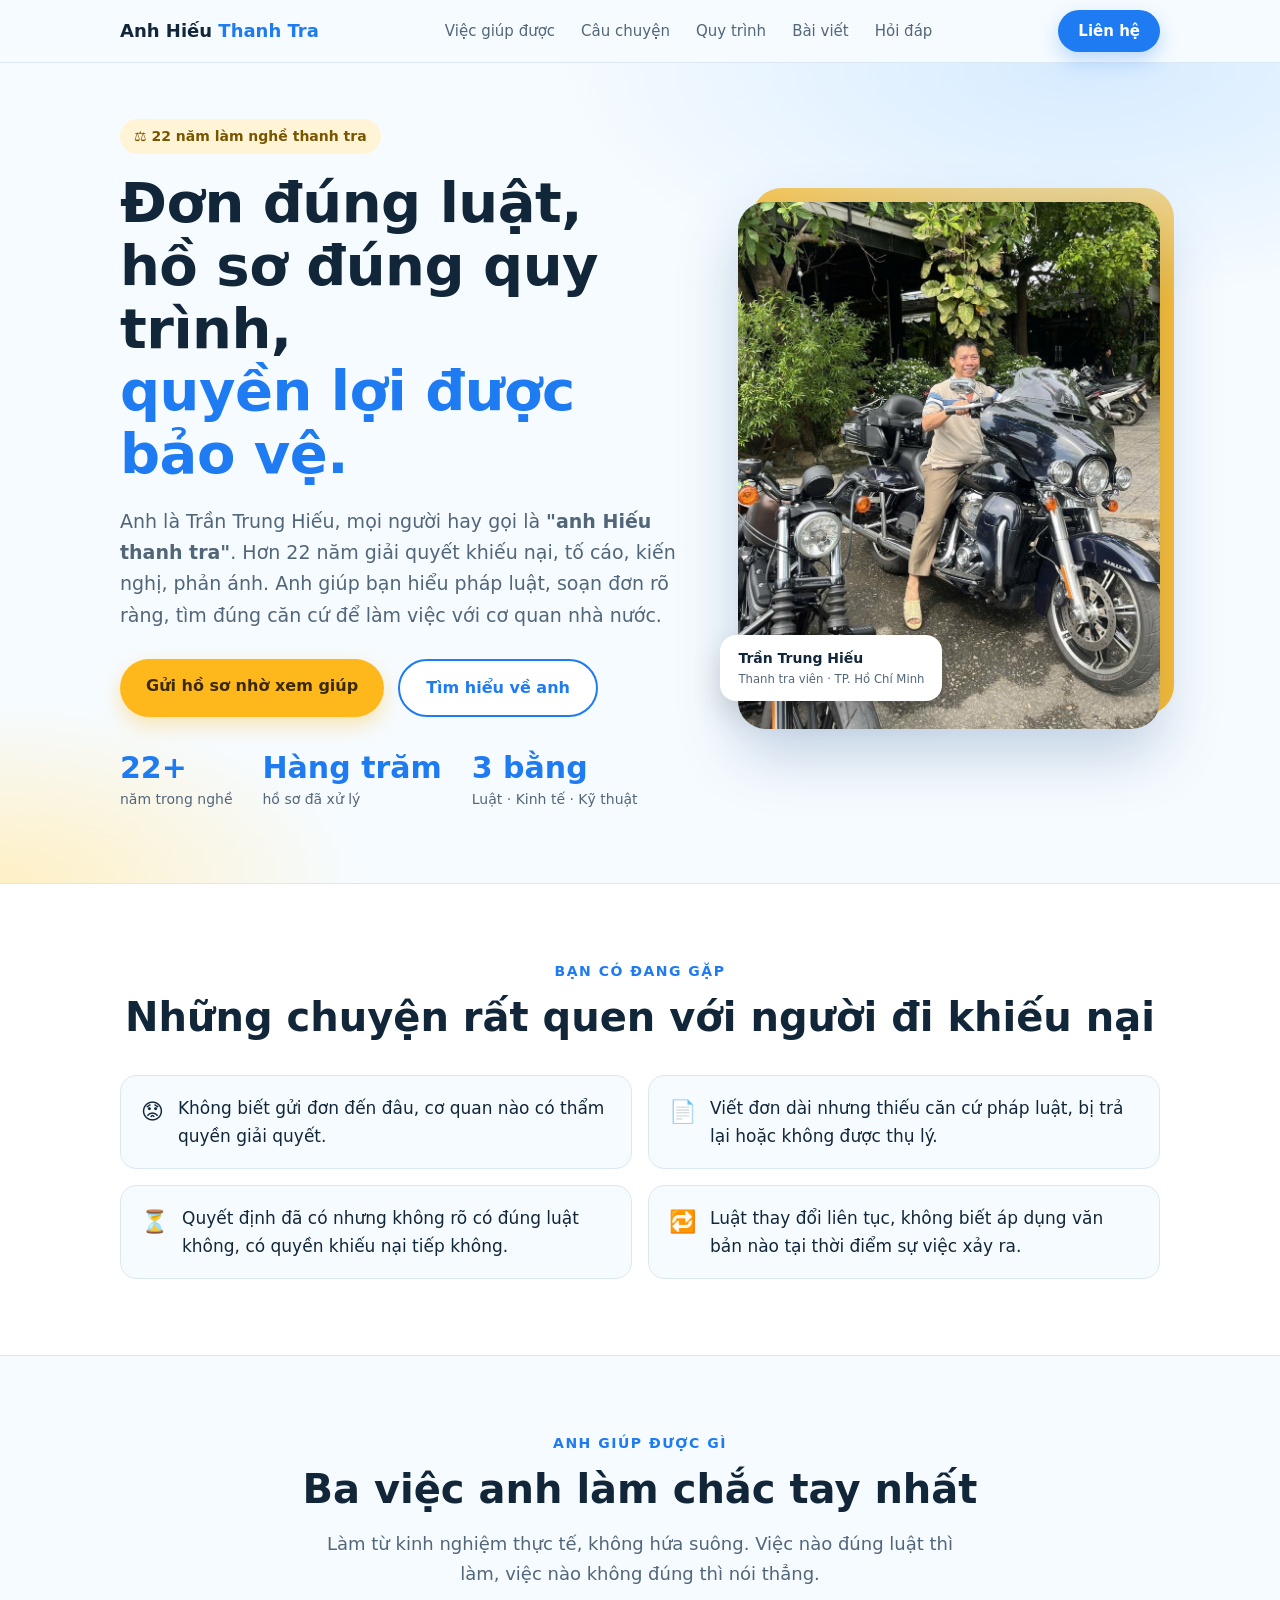
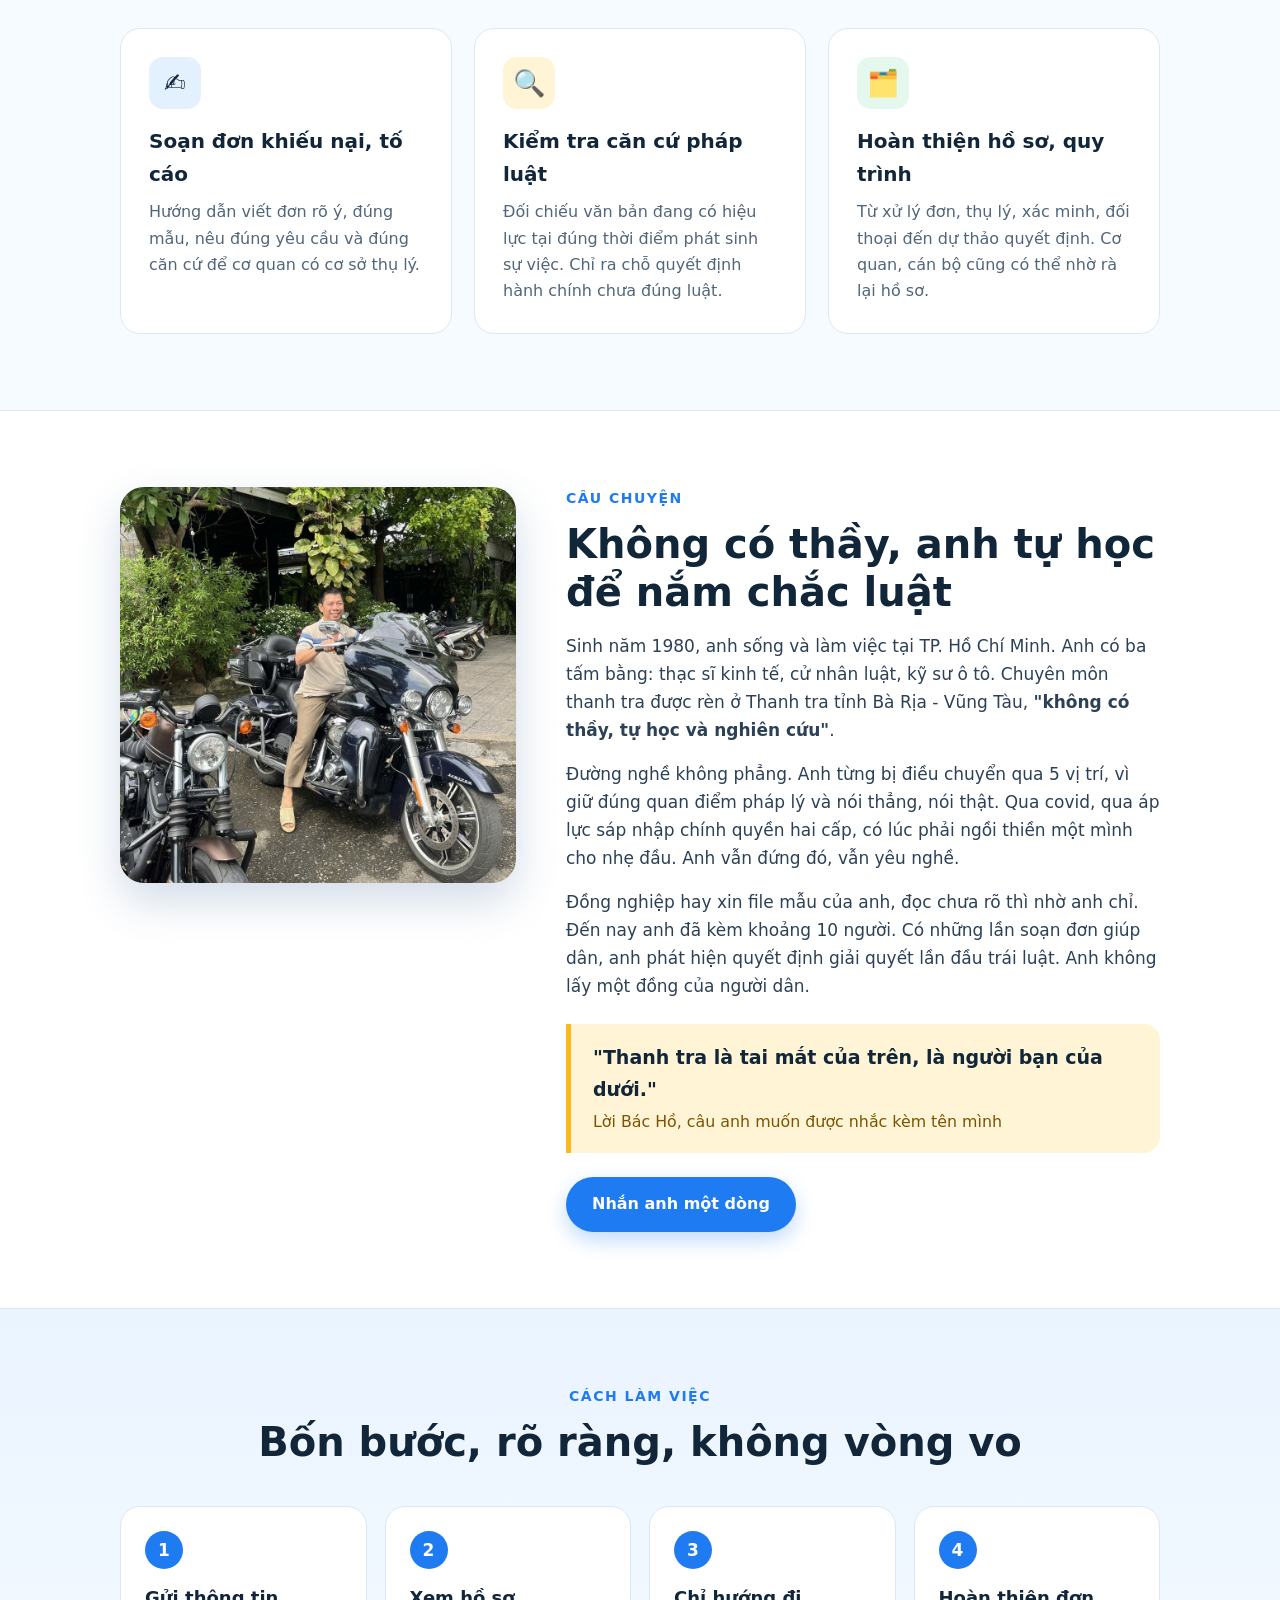
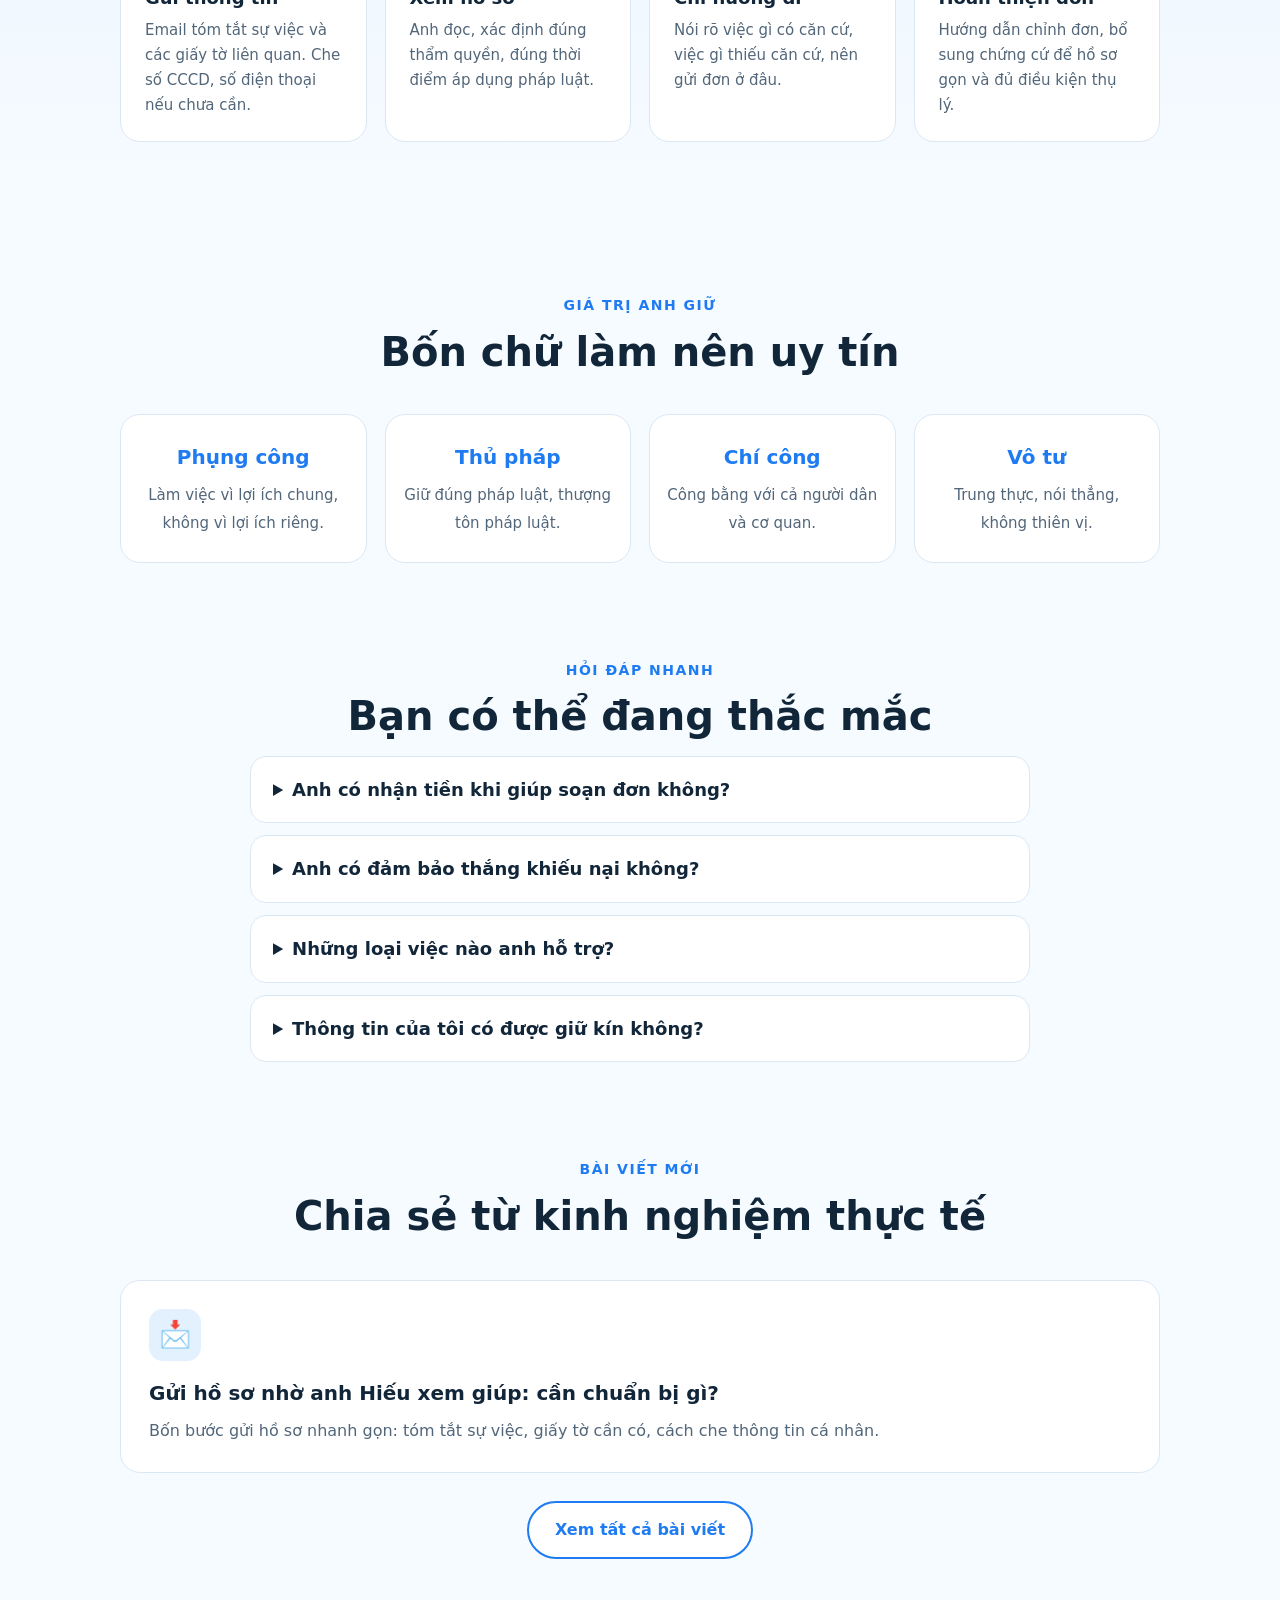
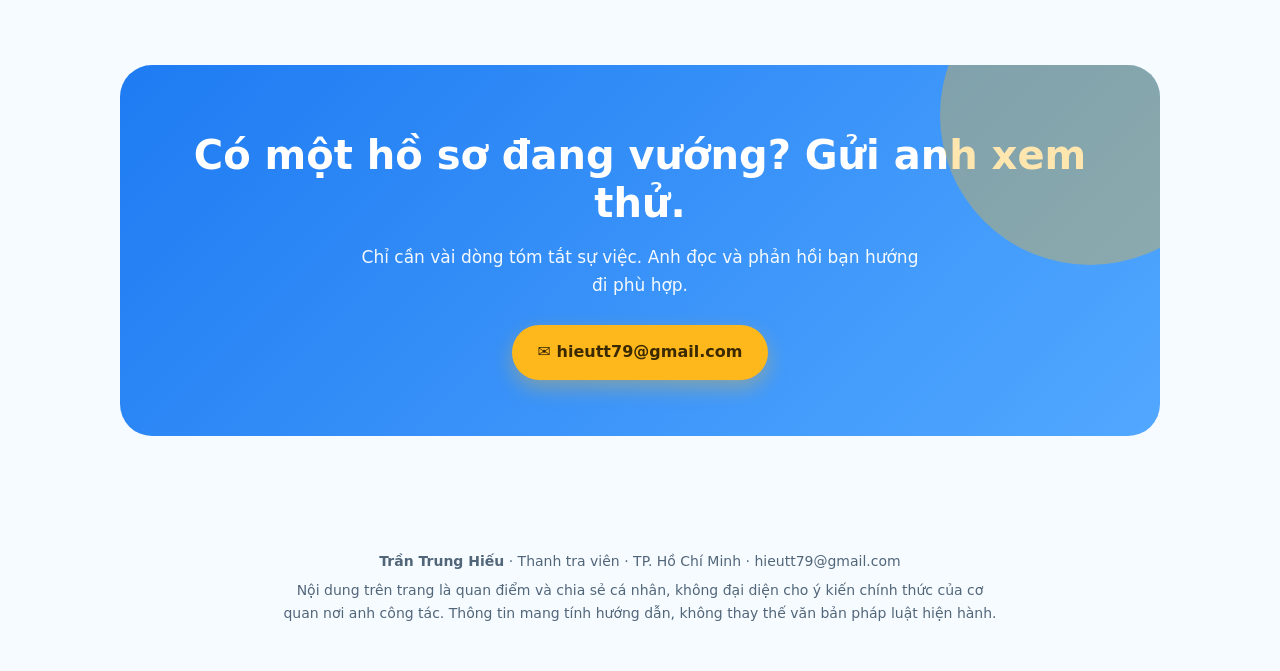
<file: index.html>
<!doctype html>
<html lang="vi">
<head>
<meta charset="utf-8">
<meta name="robots" content="noindex, nofollow, noarchive">
<meta name="viewport" content="width=device-width,initial-scale=1">
<title>Anh Hiếu Thanh Tra - Đồng hành giúp bạn làm đúng luật</title>
<meta name="description" content="Trần Trung Hiếu, thanh tra viên hơn 22 năm giải quyết khiếu nại, tố cáo. Hướng dẫn công dân soạn đơn đúng luật, kiểm tra căn cứ pháp lý, hoàn thiện hồ sơ gọn gàng.">
<meta property="og:title" content="Anh Hiếu Thanh Tra - Thanh tra là tai mắt của trên, là người bạn của dưới">
<meta property="og:description" content="22 năm giải quyết khiếu nại, tố cáo. Giúp bạn soạn đơn đúng luật, đúng quy trình.">
<meta property="og:image" content="hieu.jpg">
<style>
:root{
  --bg:#f6fbff; --card:#ffffff; --ink:#12263a; --muted:#52667a;
  --blue:#1e7bf2; --blue-d:#135fc4; --sky:#e3f1ff; --sun:#ffb81c; --sun-l:#fff4d6;
  --mint:#e4f8ee; --line:#dbe8f4; --r:20px;
}
*{box-sizing:border-box;margin:0;padding:0}
html{scroll-behavior:smooth}
body{font-family:"Segoe UI",system-ui,-apple-system,Roboto,Arial,sans-serif;background:var(--bg);color:var(--ink);line-height:1.65;font-size:17px}
a{color:inherit;text-decoration:none}
.wrap{max-width:1080px;margin:0 auto;padding:0 20px}
/* nav */
nav{position:sticky;top:0;z-index:20;background:rgba(246,251,255,.92);backdrop-filter:blur(8px);border-bottom:1px solid var(--line)}
nav .wrap{display:flex;align-items:center;justify-content:space-between;height:62px}
.logo{font-weight:800;font-size:18px}
.logo b{color:var(--blue)}
nav ul{display:flex;gap:26px;list-style:none;font-size:15px;color:var(--muted)}
nav ul a:hover{color:var(--blue)}
.btn{display:inline-block;background:var(--blue);color:#fff;font-weight:700;padding:14px 26px;border-radius:999px;box-shadow:0 8px 20px rgba(30,123,242,.28);transition:.2s;border:0;cursor:pointer;font-size:16px}
.btn:hover{background:var(--blue-d);transform:translateY(-2px)}
.btn.sun{background:var(--sun);color:#3b2a00;box-shadow:0 8px 20px rgba(255,184,28,.35)}
.btn.sun:hover{background:#f5a900}
.btn.ghost{background:#fff;color:var(--blue);border:2px solid var(--blue);box-shadow:none}
nav .btn{padding:9px 20px;font-size:15px}
/* hero */
.hero{padding:56px 0 70px;background:radial-gradient(900px 400px at 85% 0,#d6ebff 0,transparent 60%),radial-gradient(600px 300px at 0 100%,#fff0c4 0,transparent 60%)}
.hero .wrap{display:grid;grid-template-columns:1.15fr .85fr;gap:48px;align-items:center}
.tag{display:inline-block;background:var(--sun-l);color:#7a5500;font-weight:700;font-size:14px;padding:6px 14px;border-radius:999px;margin-bottom:18px}
h1{font-size:clamp(34px,5.2vw,56px);line-height:1.12;letter-spacing:-.5px;font-weight:800}
h1 span{color:var(--blue)}
.lead{font-size:19px;color:var(--muted);margin:20px 0 28px;max-width:560px}
.cta{display:flex;gap:14px;flex-wrap:wrap}
.stats{display:flex;gap:30px;margin-top:34px;flex-wrap:wrap}
.stats div b{display:block;font-size:30px;color:var(--blue);line-height:1.1}
.stats div span{font-size:14px;color:var(--muted)}
.photo{position:relative}
.photo img{width:100%;border-radius:28px;display:block;box-shadow:0 24px 60px rgba(30,80,140,.25);aspect-ratio:4/5;object-fit:cover;object-position:50% 35%}
.photo::before{content:"";position:absolute;inset:-14px -14px 14px 14px;background:var(--sun);border-radius:30px;z-index:-1;opacity:.9}
.badge{position:absolute;left:-18px;bottom:28px;background:#fff;border-radius:16px;padding:12px 18px;box-shadow:0 12px 30px rgba(0,0,0,.14);font-size:14px;font-weight:700}
.badge small{display:block;color:var(--muted);font-weight:500}
/* sections */
section{padding:76px 0}
.eyebrow{color:var(--blue);font-weight:800;font-size:14px;letter-spacing:1.5px;text-transform:uppercase}
h2{font-size:clamp(28px,3.8vw,40px);line-height:1.2;margin:10px 0 16px;font-weight:800}
.sub{color:var(--muted);max-width:640px;font-size:18px}
.center{text-align:center}.center .sub{margin:0 auto}
.grid3{display:grid;grid-template-columns:repeat(3,1fr);gap:22px;margin-top:40px}
.card{background:var(--card);border:1px solid var(--line);border-radius:var(--r);padding:28px;transition:.2s}
.card:hover{transform:translateY(-4px);box-shadow:0 16px 36px rgba(30,80,140,.12)}
.ico{width:52px;height:52px;border-radius:14px;display:grid;place-items:center;font-size:26px;margin-bottom:16px;background:var(--sky)}
.card:nth-child(2) .ico{background:var(--sun-l)}
.card:nth-child(3) .ico{background:var(--mint)}
.card h3{font-size:20px;margin-bottom:8px}
.card p{color:var(--muted);font-size:16px}
/* pain */
.pain{background:#fff;border-top:1px solid var(--line);border-bottom:1px solid var(--line)}
.pains{display:grid;grid-template-columns:1fr 1fr;gap:16px;margin-top:34px}
.pains div{display:flex;gap:14px;background:var(--bg);border:1px solid var(--line);border-radius:16px;padding:18px 20px}
.pains em{font-style:normal;font-size:22px}
/* story */
.story .wrap{display:grid;grid-template-columns:.8fr 1.2fr;gap:50px;align-items:start}
.story img{width:100%;border-radius:24px;aspect-ratio:1/1;object-fit:cover;object-position:50% 30%;box-shadow:0 18px 44px rgba(30,80,140,.2)}
.story p{margin-bottom:16px;color:#2c4156}
.quote{background:var(--sun-l);border-left:5px solid var(--sun);padding:18px 22px;border-radius:0 16px 16px 0;font-weight:700;font-size:19px;margin:24px 0}
.quote small{display:block;font-weight:500;color:#7a5500;margin-top:4px}
/* steps */
.steps{background:linear-gradient(180deg,#eaf4ff,#f6fbff)}
.stepgrid{display:grid;grid-template-columns:repeat(4,1fr);gap:18px;margin-top:40px}
.step{background:#fff;border-radius:var(--r);padding:24px;border:1px solid var(--line);position:relative}
.step .n{width:38px;height:38px;border-radius:50%;background:var(--blue);color:#fff;font-weight:800;display:grid;place-items:center;margin-bottom:14px}
.step h3{font-size:18px;margin-bottom:6px}
.step p{font-size:15px;color:var(--muted)}
/* values */
.values{display:grid;grid-template-columns:repeat(4,1fr);gap:18px;margin-top:38px}
.val{text-align:center;background:#fff;border:1px solid var(--line);border-radius:var(--r);padding:26px 16px}
.val b{display:block;font-size:20px;color:var(--blue);margin-bottom:6px}
.val span{font-size:15px;color:var(--muted)}
/* faq */
details{background:#fff;border:1px solid var(--line);border-radius:16px;padding:18px 22px;margin-top:12px}
summary{cursor:pointer;font-weight:700;font-size:18px}
details p{margin-top:10px;color:var(--muted)}
.faq{max-width:780px;margin:0 auto}
/* cta */
.final{padding:30px 0 80px}
.box{background:linear-gradient(135deg,#1e7bf2,#52a8ff);color:#fff;border-radius:32px;padding:56px 36px;text-align:center;position:relative;overflow:hidden}
.box::after{content:"";position:absolute;width:300px;height:300px;border-radius:50%;background:rgba(255,184,28,.35);right:-80px;top:-100px}
.box h2{color:#fff;position:relative}
.box p{opacity:.95;max-width:560px;margin:0 auto 26px;position:relative}
.box .btn{position:relative}
footer{padding:28px 0 40px;text-align:center;color:var(--muted);font-size:14px}
footer p{max-width:720px;margin:6px auto}
/* responsive */
@media(max-width:860px){
  nav ul{display:none}
  .hero .wrap,.story .wrap{grid-template-columns:1fr}
  .photo{max-width:420px;margin:0 auto}
  .grid3,.stepgrid,.values,.pains{grid-template-columns:1fr 1fr}
  section{padding:56px 0}
}
@media(max-width:560px){
  body{font-size:16px}
  .grid3,.stepgrid,.values,.pains{grid-template-columns:1fr}
  .badge{left:8px}
  .btn{width:100%;text-align:center}
}
</style>
</head>
<body>

<nav>
  <div class="wrap">
    <a href="#top" class="logo">Anh Hiếu <b>Thanh Tra</b></a>
    <ul>
      <li><a href="#giup">Việc giúp được</a></li>
      <li><a href="#cau-chuyen">Câu chuyện</a></li>
      <li><a href="#quy-trinh">Quy trình</a></li>
      <li><a href="/bai-viet/">Bài viết</a></li>
      <li><a href="#hoi-dap">Hỏi đáp</a></li>
    </ul>
    <a class="btn" href="mailto:hieutt79@gmail.com?subject=Nhờ anh Hiếu tư vấn hồ sơ">Liên hệ</a>
  </div>
</nav>

<header class="hero" id="top">
  <div class="wrap">
    <div>
      <span class="tag">⚖️ 22 năm làm nghề thanh tra</span>
      <h1>Đơn đúng luật,<br>hồ sơ đúng quy trình,<br><span>quyền lợi được bảo vệ.</span></h1>
      <p class="lead">Anh là Trần Trung Hiếu, mọi người hay gọi là <b>"anh Hiếu thanh tra"</b>. Hơn 22 năm giải quyết khiếu nại, tố cáo, kiến nghị, phản ánh. Anh giúp bạn hiểu pháp luật, soạn đơn rõ ràng, tìm đúng căn cứ để làm việc với cơ quan nhà nước.</p>
      <div class="cta">
        <a class="btn sun" href="mailto:hieutt79@gmail.com?subject=Nhờ anh Hiếu tư vấn hồ sơ">Gửi hồ sơ nhờ xem giúp</a>
        <a class="btn ghost" href="#cau-chuyen">Tìm hiểu về anh</a>
      </div>
      <div class="stats">
        <div><b>22+</b><span>năm trong nghề</span></div>
        <div><b>Hàng trăm</b><span>hồ sơ đã xử lý</span></div>
        <div><b>3 bằng</b><span>Luật · Kinh tế · Kỹ thuật</span></div>
      </div>
    </div>
    <div class="photo">
      <img src="hieu.jpg" alt="Anh Trần Trung Hiếu, thanh tra viên, cười tươi bên chiếc mô tô">
      <div class="badge">Trần Trung Hiếu<small>Thanh tra viên · TP. Hồ Chí Minh</small></div>
    </div>
  </div>
</header>

<section class="pain">
  <div class="wrap">
    <div class="center">
      <div class="eyebrow">Bạn có đang gặp</div>
      <h2>Những chuyện rất quen với người đi khiếu nại</h2>
    </div>
    <div class="pains">
      <div><em>😟</em><p>Không biết gửi đơn đến đâu, cơ quan nào có thẩm quyền giải quyết.</p></div>
      <div><em>📄</em><p>Viết đơn dài nhưng thiếu căn cứ pháp luật, bị trả lại hoặc không được thụ lý.</p></div>
      <div><em>⏳</em><p>Quyết định đã có nhưng không rõ có đúng luật không, có quyền khiếu nại tiếp không.</p></div>
      <div><em>🔁</em><p>Luật thay đổi liên tục, không biết áp dụng văn bản nào tại thời điểm sự việc xảy ra.</p></div>
    </div>
  </div>
</section>

<section id="giup">
  <div class="wrap">
    <div class="center">
      <div class="eyebrow">Anh giúp được gì</div>
      <h2>Ba việc anh làm chắc tay nhất</h2>
      <p class="sub">Làm từ kinh nghiệm thực tế, không hứa suông. Việc nào đúng luật thì làm, việc nào không đúng thì nói thẳng.</p>
    </div>
    <div class="grid3">
      <div class="card">
        <div class="ico">✍️</div>
        <h3>Soạn đơn khiếu nại, tố cáo</h3>
        <p>Hướng dẫn viết đơn rõ ý, đúng mẫu, nêu đúng yêu cầu và đúng căn cứ để cơ quan có cơ sở thụ lý.</p>
      </div>
      <div class="card">
        <div class="ico">🔍</div>
        <h3>Kiểm tra căn cứ pháp luật</h3>
        <p>Đối chiếu văn bản đang có hiệu lực tại đúng thời điểm phát sinh sự việc. Chỉ ra chỗ quyết định hành chính chưa đúng luật.</p>
      </div>
      <div class="card">
        <div class="ico">🗂️</div>
        <h3>Hoàn thiện hồ sơ, quy trình</h3>
        <p>Từ xử lý đơn, thụ lý, xác minh, đối thoại đến dự thảo quyết định. Cơ quan, cán bộ cũng có thể nhờ rà lại hồ sơ.</p>
      </div>
    </div>
  </div>
</section>

<section class="story" id="cau-chuyen" style="background:#fff;border-top:1px solid var(--line);border-bottom:1px solid var(--line)">
  <div class="wrap">
    <img src="hieu.jpg" alt="Anh Hiếu thanh tra">
    <div>
      <div class="eyebrow">Câu chuyện</div>
      <h2>Không có thầy, anh tự học để nắm chắc luật</h2>
      <p>Sinh năm 1980, anh sống và làm việc tại TP. Hồ Chí Minh. Anh có ba tấm bằng: thạc sĩ kinh tế, cử nhân luật, kỹ sư ô tô. Chuyên môn thanh tra được rèn ở Thanh tra tỉnh Bà Rịa - Vũng Tàu, <b>"không có thầy, tự học và nghiên cứu"</b>.</p>
      <p>Đường nghề không phẳng. Anh từng bị điều chuyển qua 5 vị trí, vì giữ đúng quan điểm pháp lý và nói thẳng, nói thật. Qua covid, qua áp lực sáp nhập chính quyền hai cấp, có lúc phải ngồi thiền một mình cho nhẹ đầu. Anh vẫn đứng đó, vẫn yêu nghề.</p>
      <p>Đồng nghiệp hay xin file mẫu của anh, đọc chưa rõ thì nhờ anh chỉ. Đến nay anh đã kèm khoảng 10 người. Có những lần soạn đơn giúp dân, anh phát hiện quyết định giải quyết lần đầu trái luật. Anh không lấy một đồng của người dân.</p>
      <div class="quote">"Thanh tra là tai mắt của trên, là người bạn của dưới."<small>Lời Bác Hồ, câu anh muốn được nhắc kèm tên mình</small></div>
      <a class="btn" href="mailto:hieutt79@gmail.com?subject=Nhờ anh Hiếu tư vấn hồ sơ">Nhắn anh một dòng</a>
    </div>
  </div>
</section>

<section class="steps" id="quy-trinh">
  <div class="wrap">
    <div class="center">
      <div class="eyebrow">Cách làm việc</div>
      <h2>Bốn bước, rõ ràng, không vòng vo</h2>
    </div>
    <div class="stepgrid">
      <div class="step"><div class="n">1</div><h3>Gửi thông tin</h3><p>Email tóm tắt sự việc và các giấy tờ liên quan. Che số CCCD, số điện thoại nếu chưa cần.</p></div>
      <div class="step"><div class="n">2</div><h3>Xem hồ sơ</h3><p>Anh đọc, xác định đúng thẩm quyền, đúng thời điểm áp dụng pháp luật.</p></div>
      <div class="step"><div class="n">3</div><h3>Chỉ hướng đi</h3><p>Nói rõ việc gì có căn cứ, việc gì thiếu căn cứ, nên gửi đơn ở đâu.</p></div>
      <div class="step"><div class="n">4</div><h3>Hoàn thiện đơn</h3><p>Hướng dẫn chỉnh đơn, bổ sung chứng cứ để hồ sơ gọn và đủ điều kiện thụ lý.</p></div>
    </div>
  </div>
</section>

<section>
  <div class="wrap center">
    <div class="eyebrow">Giá trị anh giữ</div>
    <h2>Bốn chữ làm nên uy tín</h2>
    <div class="values">
      <div class="val"><b>Phụng công</b><span>Làm việc vì lợi ích chung, không vì lợi ích riêng.</span></div>
      <div class="val"><b>Thủ pháp</b><span>Giữ đúng pháp luật, thượng tôn pháp luật.</span></div>
      <div class="val"><b>Chí công</b><span>Công bằng với cả người dân và cơ quan.</span></div>
      <div class="val"><b>Vô tư</b><span>Trung thực, nói thẳng, không thiên vị.</span></div>
    </div>
  </div>
</section>

<section id="hoi-dap" style="padding-top:20px">
  <div class="wrap">
    <div class="center"><div class="eyebrow">Hỏi đáp nhanh</div><h2>Bạn có thể đang thắc mắc</h2></div>
    <div class="faq">
      <details><summary>Anh có nhận tiền khi giúp soạn đơn không?</summary><p>Với việc hướng dẫn, hỗ trợ công dân soạn đơn, anh không nhận tiền của dân. Đây là việc anh tự nguyện làm vì thấy địa phương có chỗ làm chưa đúng.</p></details>
      <details><summary>Anh có đảm bảo thắng khiếu nại không?</summary><p>Không ai đảm bảo được kết quả. Anh chỉ giúp bạn đi đúng đường: đúng thẩm quyền, đúng căn cứ, đúng quy trình. Nếu hồ sơ yếu, anh nói thẳng để bạn khỏi mất công vô ích.</p></details>
      <details><summary>Những loại việc nào anh hỗ trợ?</summary><p>Khiếu nại, tố cáo, kiến nghị, phản ánh về quyết định hành chính, đặc biệt các việc liên quan đất đai, bồi thường, tái định cư. Cán bộ cơ sở cần rà lại căn cứ pháp luật và quy trình hồ sơ cũng có thể liên hệ.</p></details>
      <details><summary>Thông tin của tôi có được giữ kín không?</summary><p>Anh giữ kín thông tin, không đăng tên người dân ở bất cứ đâu. Bạn nên che số giấy tờ cá nhân khi gửi lần đầu.</p></details>
    </div>
  </div>
</section>

<section id="bai-viet" style="padding-top:20px">
  <div class="wrap">
    <div class="center">
      <div class="eyebrow">Bài viết mới</div>
      <h2>Chia sẻ từ kinh nghiệm thực tế</h2>
    </div>
    <div class="grid3" style="grid-template-columns:repeat(auto-fit,minmax(260px,1fr))">
      <!-- BAI-MOI-O-DAY: dán thẻ bài mới lên trên cùng, giữ tối đa 3 bài -->
      <a class="card" href="/bai-viet/gui-ho-so-nho-xem-giup.html">
        <div class="ico">📩</div>
        <h3>Gửi hồ sơ nhờ anh Hiếu xem giúp: cần chuẩn bị gì?</h3>
        <p>Bốn bước gửi hồ sơ nhanh gọn: tóm tắt sự việc, giấy tờ cần có, cách che thông tin cá nhân.</p>
      </a>
    </div>
    <p class="center" style="margin-top:28px"><a class="btn ghost" href="/bai-viet/">Xem tất cả bài viết</a></p>
  </div>
</section>

<section class="final">
  <div class="wrap">
    <div class="box">
      <h2>Có một hồ sơ đang vướng? Gửi anh xem thử.</h2>
      <p>Chỉ cần vài dòng tóm tắt sự việc. Anh đọc và phản hồi bạn hướng đi phù hợp.</p>
      <div class="cta" style="justify-content:center;position:relative"><a class="btn sun" href="mailto:hieutt79@gmail.com?subject=Nhờ anh Hiếu tư vấn hồ sơ">✉️ hieutt79@gmail.com</a></div>
    </div>
  </div>
</section>

<footer>
  <div class="wrap">
    <p><b>Trần Trung Hiếu</b> · Thanh tra viên · TP. Hồ Chí Minh · hieutt79@gmail.com</p>
    <p>Nội dung trên trang là quan điểm và chia sẻ cá nhân, không đại diện cho ý kiến chính thức của cơ quan nơi anh công tác. Thông tin mang tính hướng dẫn, không thay thế văn bản pháp luật hiện hành.</p>
  </div>
</footer>

</body>
</html>
</file>
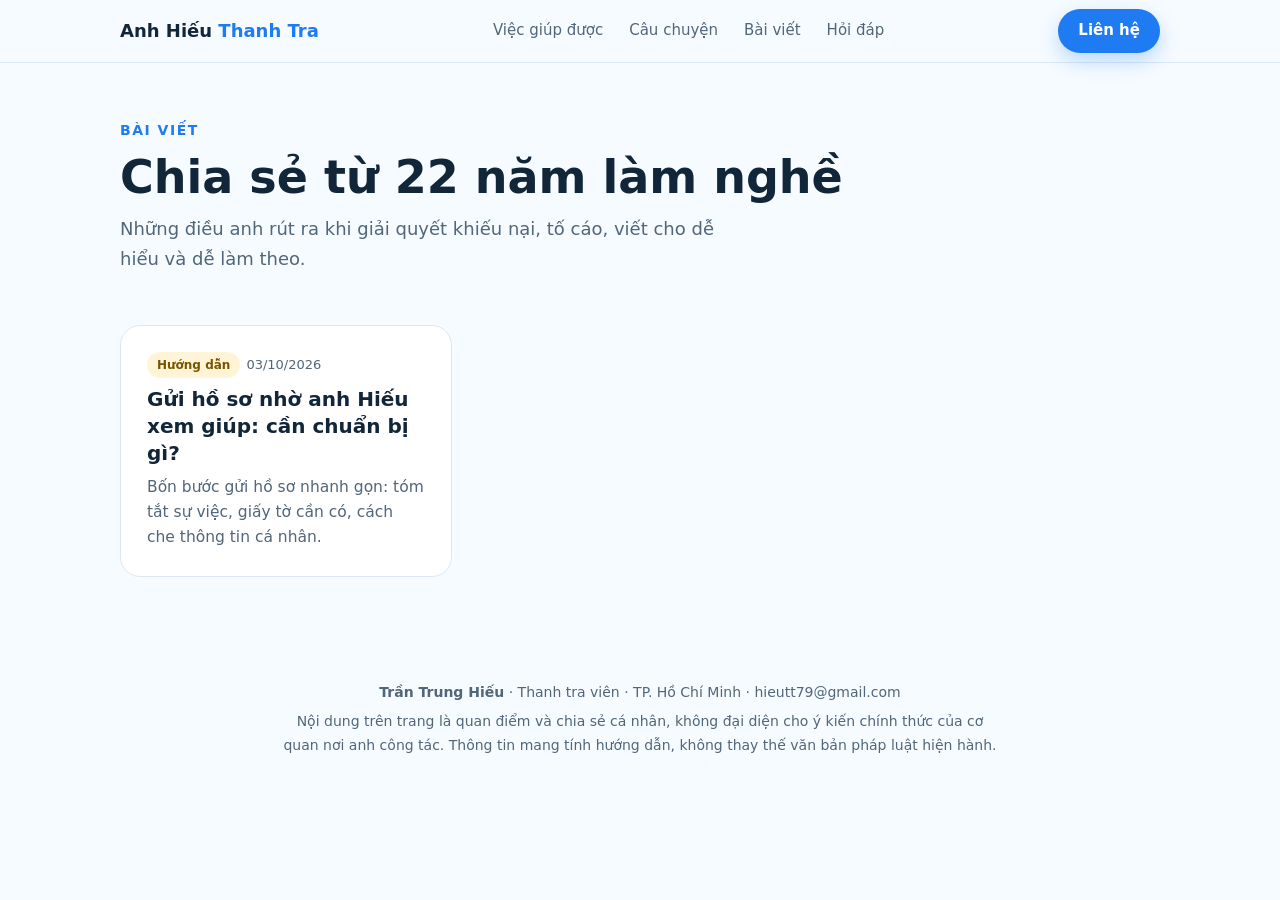
<file: bai-viet/index.html>
<!doctype html>
<html lang="vi">
<head>
<meta charset="utf-8">
<meta name="robots" content="noindex, nofollow, noarchive">
<meta name="viewport" content="width=device-width,initial-scale=1">
<title>Bài viết | Anh Hiếu Thanh Tra</title>
<meta name="description" content="Chia sẻ của anh Hiếu thanh tra về khiếu nại, tố cáo, soạn đơn và hồ sơ đúng quy trình.">
<meta property="og:title" content="Bài viết | Anh Hiếu Thanh Tra">
<meta property="og:image" content="/hieu.jpg">
<link rel="stylesheet" href="/style.css">
</head>
<body>
<nav>
  <div class="wrap">
    <a href="/" class="logo">Anh Hiếu <b>Thanh Tra</b></a>
    <ul>
      <li><a href="/#giup">Việc giúp được</a></li>
      <li><a href="/#cau-chuyen">Câu chuyện</a></li>
      <li><a href="/bai-viet/">Bài viết</a></li>
      <li><a href="/#hoi-dap">Hỏi đáp</a></li>
    </ul>
    <a class="btn" href="mailto:hieutt79@gmail.com?subject=Nhờ anh Hiếu tư vấn hồ sơ">Liên hệ</a>
  </div>
</nav>

<div class="wrap">
  <div class="blog-head">
    <div class="eyebrow">Bài viết</div>
    <h1>Chia sẻ từ 22 năm làm nghề</h1>
    <p>Những điều anh rút ra khi giải quyết khiếu nại, tố cáo, viết cho dễ hiểu và dễ làm theo.</p>
  </div>

  <div class="posts">
    <!-- BAI-MOI-O-DAY: dán thẻ bài mới lên trên cùng -->
    <a class="post-card" href="/bai-viet/gui-ho-so-nho-xem-giup.html">
      <div class="meta"><span class="chip">Hướng dẫn</span>03/10/2026</div>
      <h3>Gửi hồ sơ nhờ anh Hiếu xem giúp: cần chuẩn bị gì?</h3>
      <p>Bốn bước gửi hồ sơ nhanh gọn: tóm tắt sự việc, giấy tờ cần có, cách che thông tin cá nhân.</p>
    </a>
  </div>
</div>

<footer>
  <div class="wrap">
    <p><b>Trần Trung Hiếu</b> · Thanh tra viên · TP. Hồ Chí Minh · hieutt79@gmail.com</p>
    <p>Nội dung trên trang là quan điểm và chia sẻ cá nhân, không đại diện cho ý kiến chính thức của cơ quan nơi anh công tác. Thông tin mang tính hướng dẫn, không thay thế văn bản pháp luật hiện hành.</p>
  </div>
</footer>
</body>
</html>
</file>
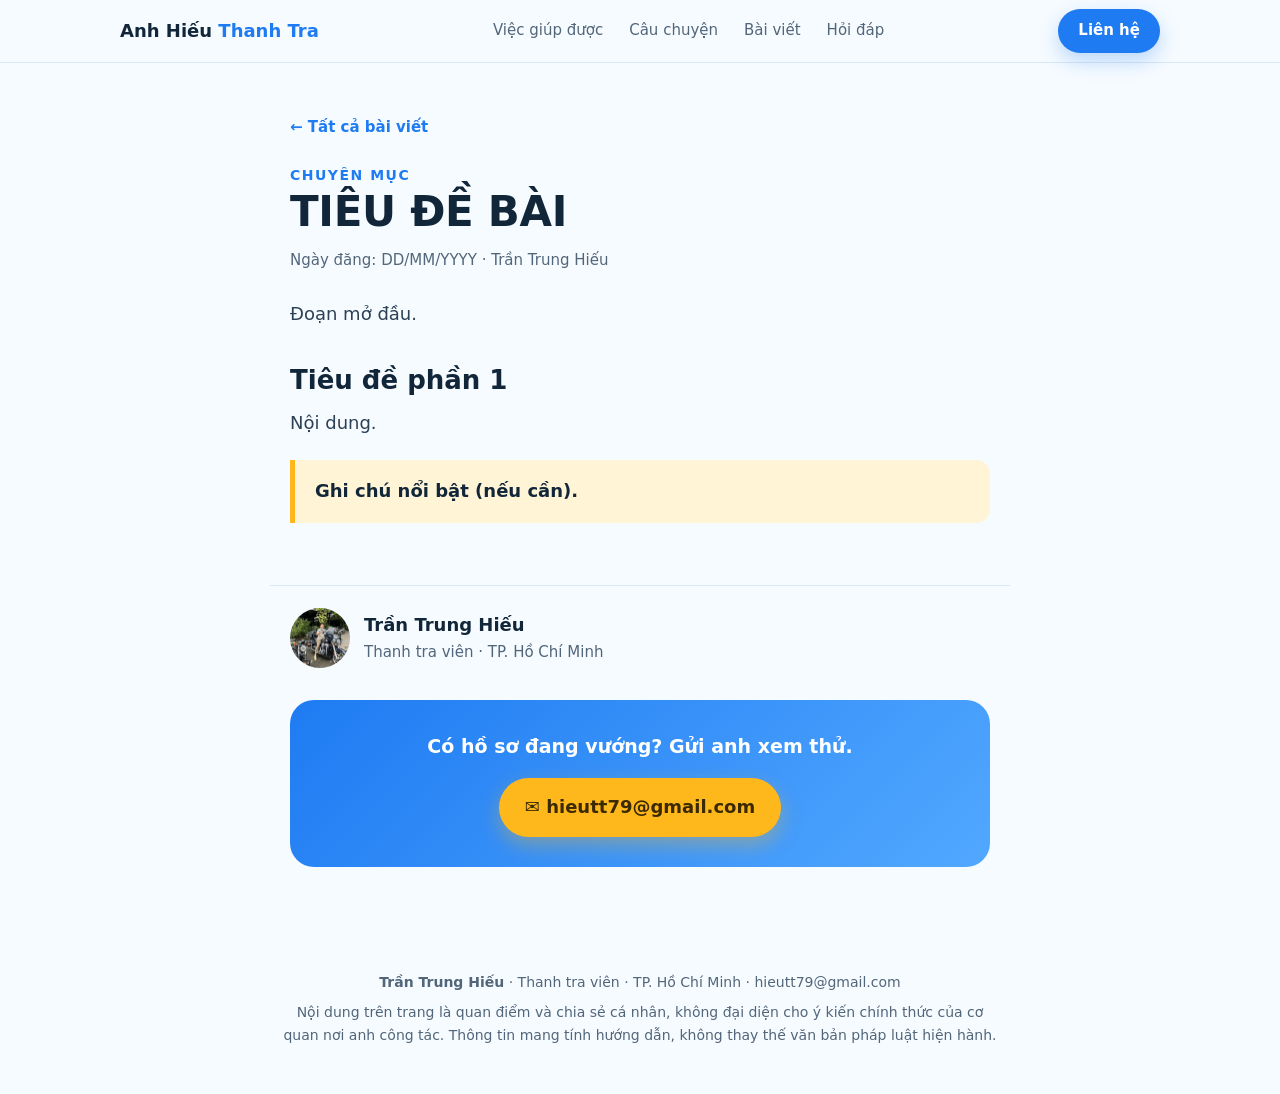
<file: bai-viet/_mau-bai-viet.html>
<!doctype html>
<html lang="vi">
<head>
<meta charset="utf-8">
<meta name="robots" content="noindex, nofollow, noarchive">
<meta name="viewport" content="width=device-width,initial-scale=1">
<title>TIÊU ĐỀ BÀI | Anh Hiếu Thanh Tra</title>
<meta name="description" content="MÔ TẢ NGẮN 1-2 CÂU">
<meta property="og:title" content="TIÊU ĐỀ BÀI">
<meta property="og:description" content="MÔ TẢ NGẮN 1-2 CÂU">
<meta property="og:image" content="/hieu.jpg">
<link rel="stylesheet" href="/style.css">
</head>
<body>
<nav>
  <div class="wrap">
    <a href="/" class="logo">Anh Hiếu <b>Thanh Tra</b></a>
    <ul>
      <li><a href="/#giup">Việc giúp được</a></li>
      <li><a href="/#cau-chuyen">Câu chuyện</a></li>
      <li><a href="/bai-viet/">Bài viết</a></li>
      <li><a href="/#hoi-dap">Hỏi đáp</a></li>
    </ul>
    <a class="btn" href="mailto:hieutt79@gmail.com?subject=Nhờ anh Hiếu tư vấn hồ sơ">Liên hệ</a>
  </div>
</nav>

<article>
  <a class="back" href="/bai-viet/">← Tất cả bài viết</a>
  <div class="eyebrow" style="margin-top:22px">CHUYÊN MỤC</div>
  <h1>TIÊU ĐỀ BÀI</h1>
  <div class="meta">Ngày đăng: DD/MM/YYYY · Trần Trung Hiếu</div>

  <p>Đoạn mở đầu.</p>

  <h2>Tiêu đề phần 1</h2>
  <p>Nội dung.</p>

  <div class="note">Ghi chú nổi bật (nếu cần).</div>
</article>

<div class="author">
  <img src="/hieu.jpg" alt="Anh Hiếu thanh tra">
  <div><b>Trần Trung Hiếu</b><small>Thanh tra viên · TP. Hồ Chí Minh</small></div>
</div>
<div class="cta-end"><div><p>Có hồ sơ đang vướng? Gửi anh xem thử.</p><a class="btn sun" href="mailto:hieutt79@gmail.com?subject=Nhờ anh Hiếu tư vấn hồ sơ">✉️ hieutt79@gmail.com</a></div></div>

<footer>
  <div class="wrap">
    <p><b>Trần Trung Hiếu</b> · Thanh tra viên · TP. Hồ Chí Minh · hieutt79@gmail.com</p>
    <p>Nội dung trên trang là quan điểm và chia sẻ cá nhân, không đại diện cho ý kiến chính thức của cơ quan nơi anh công tác. Thông tin mang tính hướng dẫn, không thay thế văn bản pháp luật hiện hành.</p>
  </div>
</footer>
</body>
</html>
</file>
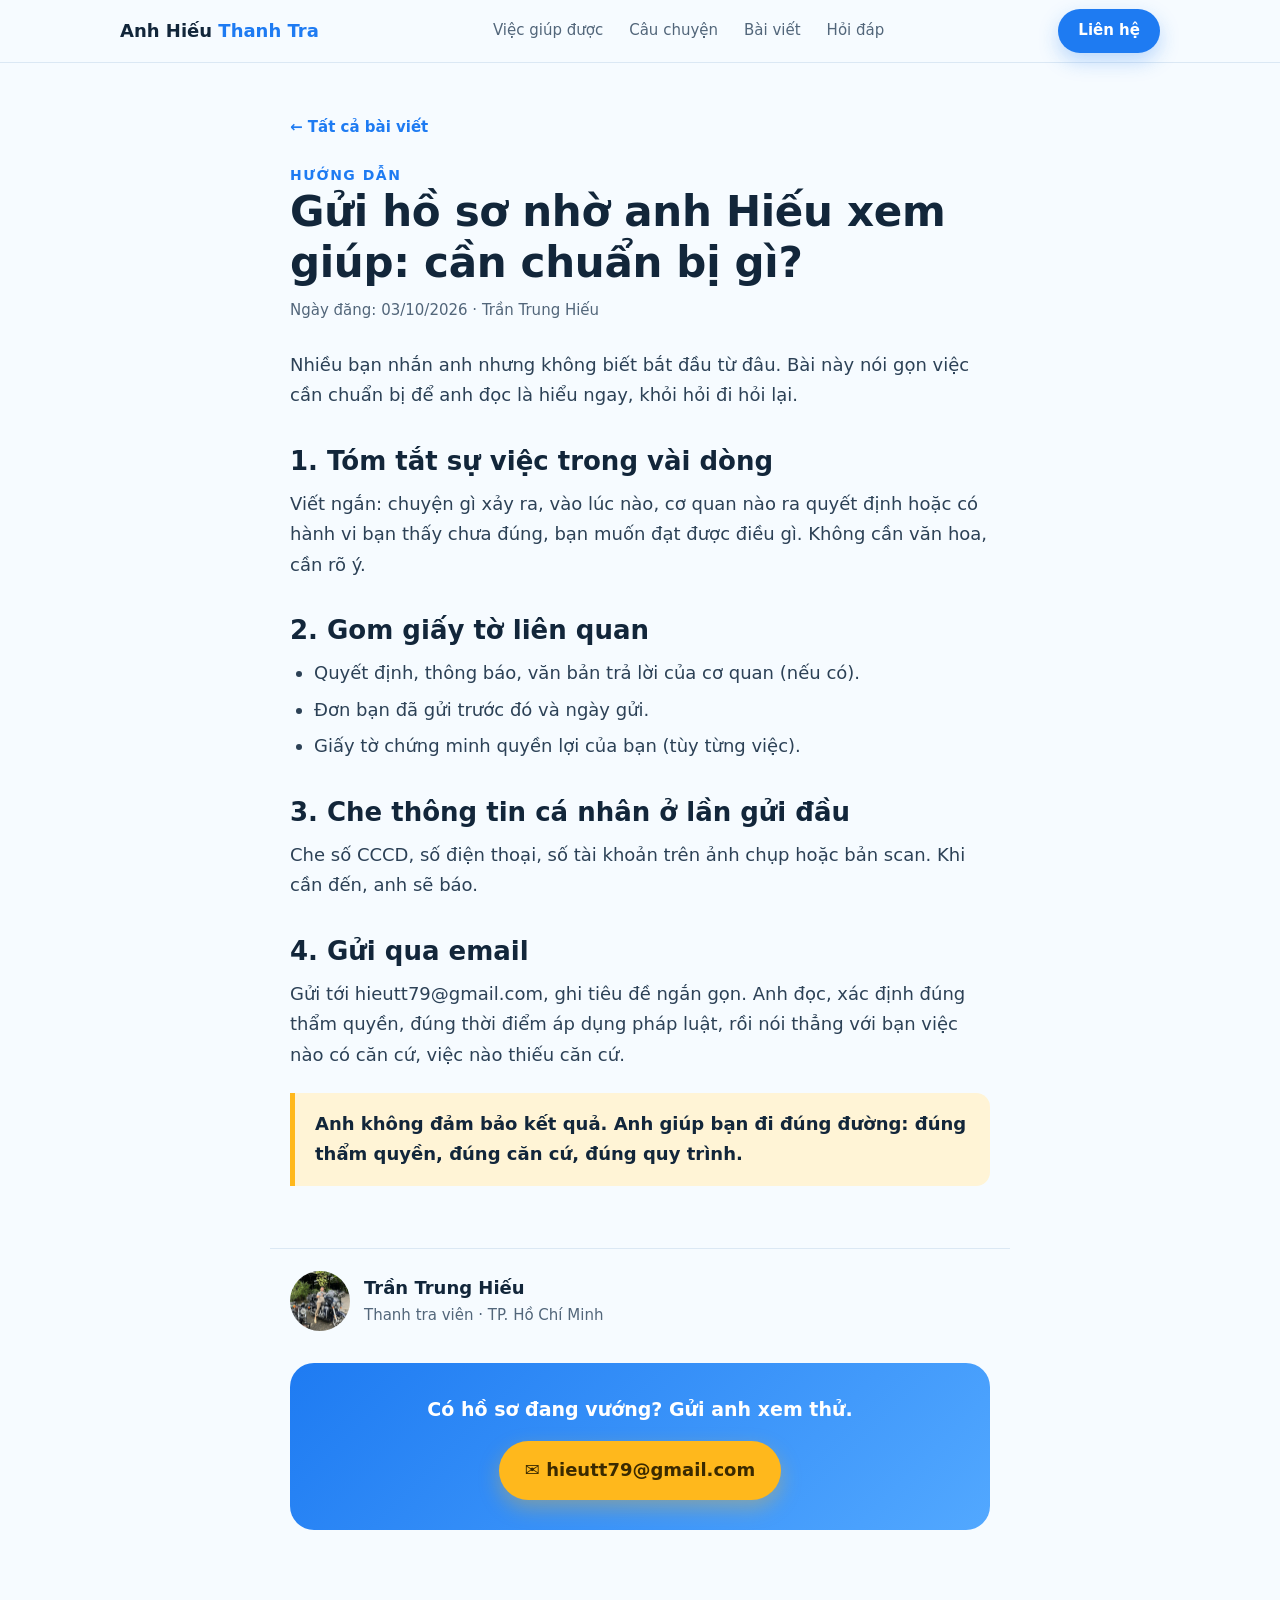
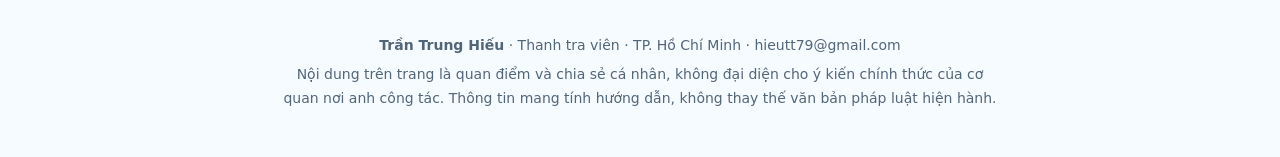
<file: bai-viet/gui-ho-so-nho-xem-giup.html>
<!doctype html>
<html lang="vi">
<head>
<meta charset="utf-8">
<meta name="robots" content="noindex, nofollow, noarchive">
<meta name="viewport" content="width=device-width,initial-scale=1">
<title>Gửi hồ sơ nhờ anh Hiếu xem giúp: cần chuẩn bị gì? | Anh Hiếu Thanh Tra</title>
<meta name="description" content="Bốn bước gửi hồ sơ để anh Hiếu xem giúp nhanh gọn: tóm tắt sự việc, giấy tờ cần có, cách che thông tin cá nhân.">
<meta property="og:title" content="Gửi hồ sơ nhờ anh Hiếu xem giúp: cần chuẩn bị gì?">
<meta property="og:description" content="Bốn bước gửi hồ sơ để anh Hiếu xem giúp nhanh gọn.">
<meta property="og:image" content="/hieu.jpg">
<link rel="stylesheet" href="/style.css">
</head>
<body>
<nav>
  <div class="wrap">
    <a href="/" class="logo">Anh Hiếu <b>Thanh Tra</b></a>
    <ul>
      <li><a href="/#giup">Việc giúp được</a></li>
      <li><a href="/#cau-chuyen">Câu chuyện</a></li>
      <li><a href="/bai-viet/">Bài viết</a></li>
      <li><a href="/#hoi-dap">Hỏi đáp</a></li>
    </ul>
    <a class="btn" href="mailto:hieutt79@gmail.com?subject=Nhờ anh Hiếu tư vấn hồ sơ">Liên hệ</a>
  </div>
</nav>

<article>
  <a class="back" href="/bai-viet/">← Tất cả bài viết</a>
  <div class="eyebrow" style="margin-top:22px">Hướng dẫn</div>
  <h1>Gửi hồ sơ nhờ anh Hiếu xem giúp: cần chuẩn bị gì?</h1>
  <div class="meta">Ngày đăng: 03/10/2026 · Trần Trung Hiếu</div>

  <p>Nhiều bạn nhắn anh nhưng không biết bắt đầu từ đâu. Bài này nói gọn việc cần chuẩn bị để anh đọc là hiểu ngay, khỏi hỏi đi hỏi lại.</p>

  <h2>1. Tóm tắt sự việc trong vài dòng</h2>
  <p>Viết ngắn: chuyện gì xảy ra, vào lúc nào, cơ quan nào ra quyết định hoặc có hành vi bạn thấy chưa đúng, bạn muốn đạt được điều gì. Không cần văn hoa, cần rõ ý.</p>

  <h2>2. Gom giấy tờ liên quan</h2>
  <ul>
    <li>Quyết định, thông báo, văn bản trả lời của cơ quan (nếu có).</li>
    <li>Đơn bạn đã gửi trước đó và ngày gửi.</li>
    <li>Giấy tờ chứng minh quyền lợi của bạn (tùy từng việc).</li>
  </ul>

  <h2>3. Che thông tin cá nhân ở lần gửi đầu</h2>
  <p>Che số CCCD, số điện thoại, số tài khoản trên ảnh chụp hoặc bản scan. Khi cần đến, anh sẽ báo.</p>

  <h2>4. Gửi qua email</h2>
  <p>Gửi tới hieutt79@gmail.com, ghi tiêu đề ngắn gọn. Anh đọc, xác định đúng thẩm quyền, đúng thời điểm áp dụng pháp luật, rồi nói thẳng với bạn việc nào có căn cứ, việc nào thiếu căn cứ.</p>

  <div class="note">Anh không đảm bảo kết quả. Anh giúp bạn đi đúng đường: đúng thẩm quyền, đúng căn cứ, đúng quy trình.</div>
</article>

<div class="author">
  <img src="/hieu.jpg" alt="Anh Hiếu thanh tra">
  <div><b>Trần Trung Hiếu</b><small>Thanh tra viên · TP. Hồ Chí Minh</small></div>
</div>
<div class="cta-end"><div><p>Có hồ sơ đang vướng? Gửi anh xem thử.</p><a class="btn sun" href="mailto:hieutt79@gmail.com?subject=Nhờ anh Hiếu tư vấn hồ sơ">✉️ hieutt79@gmail.com</a></div></div>

<footer>
  <div class="wrap">
    <p><b>Trần Trung Hiếu</b> · Thanh tra viên · TP. Hồ Chí Minh · hieutt79@gmail.com</p>
    <p>Nội dung trên trang là quan điểm và chia sẻ cá nhân, không đại diện cho ý kiến chính thức của cơ quan nơi anh công tác. Thông tin mang tính hướng dẫn, không thay thế văn bản pháp luật hiện hành.</p>
  </div>
</footer>
</body>
</html>
</file>
<file: style.css>
:root{
  --bg:#f6fbff; --card:#ffffff; --ink:#12263a; --muted:#52667a;
  --blue:#1e7bf2; --blue-d:#135fc4; --sky:#e3f1ff; --sun:#ffb81c; --sun-l:#fff4d6;
  --line:#dbe8f4; --r:20px;
}
*{box-sizing:border-box;margin:0;padding:0}
body{font-family:"Segoe UI",system-ui,-apple-system,Roboto,Arial,sans-serif;background:var(--bg);color:var(--ink);line-height:1.7;font-size:18px}
a{color:inherit;text-decoration:none}
.wrap{max-width:1080px;margin:0 auto;padding:0 20px}
nav{position:sticky;top:0;z-index:20;background:rgba(246,251,255,.92);backdrop-filter:blur(8px);border-bottom:1px solid var(--line)}
nav .wrap{display:flex;align-items:center;justify-content:space-between;height:62px}
.logo{font-weight:800;font-size:18px}
.logo b{color:var(--blue)}
nav ul{display:flex;gap:26px;list-style:none;font-size:15px;color:var(--muted)}
nav ul a:hover{color:var(--blue)}
.btn{display:inline-block;background:var(--blue);color:#fff;font-weight:700;padding:14px 26px;border-radius:999px;box-shadow:0 8px 20px rgba(30,123,242,.28);transition:.2s}
.btn:hover{background:var(--blue-d);transform:translateY(-2px)}
.btn.sun{background:var(--sun);color:#3b2a00;box-shadow:0 8px 20px rgba(255,184,28,.35)}
nav .btn{padding:9px 20px;font-size:15px}
.eyebrow{color:var(--blue);font-weight:800;font-size:14px;letter-spacing:1.5px;text-transform:uppercase}
/* danh sach bai */
.blog-head{padding:56px 0 20px}
.blog-head h1{font-size:clamp(30px,4.6vw,46px);line-height:1.15;font-weight:800;margin:8px 0 10px}
.blog-head p{color:var(--muted);max-width:620px}
.posts{display:grid;grid-template-columns:repeat(3,1fr);gap:22px;margin:30px 0 70px}
.post-card{display:block;background:var(--card);border:1px solid var(--line);border-radius:var(--r);padding:26px;transition:.2s}
.post-card:hover{transform:translateY(-4px);box-shadow:0 16px 36px rgba(30,80,140,.12)}
.post-card .meta{font-size:13px;color:var(--muted);margin-bottom:8px}
.post-card .chip{display:inline-block;background:var(--sun-l);color:#7a5500;font-weight:700;font-size:12px;padding:3px 10px;border-radius:999px;margin-right:6px}
.post-card h3{font-size:20px;line-height:1.35;margin-bottom:8px}
.post-card p{color:var(--muted);font-size:15.5px;line-height:1.6}
/* bai viet */
article{max-width:740px;margin:0 auto;padding:48px 20px 30px}
article .meta{color:var(--muted);font-size:15px;margin:10px 0 26px}
article h1{font-size:clamp(28px,4.4vw,42px);line-height:1.2;font-weight:800;letter-spacing:-.3px}
article h2{font-size:26px;line-height:1.3;margin:34px 0 10px}
article h3{font-size:20px;margin:24px 0 8px}
article p{margin-bottom:16px;color:#2c4156}
article ul,article ol{margin:0 0 16px 24px;color:#2c4156}
article li{margin-bottom:6px}
article .note{background:var(--sun-l);border-left:5px solid var(--sun);padding:16px 20px;border-radius:0 14px 14px 0;margin:22px 0;font-weight:600}
.author{display:flex;gap:14px;align-items:center;max-width:740px;margin:10px auto 0;padding:22px 20px;border-top:1px solid var(--line)}
.author img{width:60px;height:60px;border-radius:50%;object-fit:cover;object-position:50% 25%}
.author small{display:block;color:var(--muted)}
.back{display:inline-block;max-width:740px;margin:0 auto;color:var(--blue);font-weight:700;font-size:15px}
.cta-end{max-width:740px;margin:10px auto 70px;padding:0 20px}
.cta-end div{background:linear-gradient(135deg,#1e7bf2,#52a8ff);color:#fff;border-radius:24px;padding:30px;text-align:center}
.cta-end p{margin-bottom:16px;font-weight:700;font-size:19px}
footer{padding:28px 0 40px;text-align:center;color:var(--muted);font-size:14px}
footer p{max-width:720px;margin:6px auto}
@media(max-width:860px){nav ul{display:none}.posts{grid-template-columns:1fr 1fr}}
@media(max-width:560px){body{font-size:17px}.posts{grid-template-columns:1fr}.btn{width:100%;text-align:center}}
</file>
